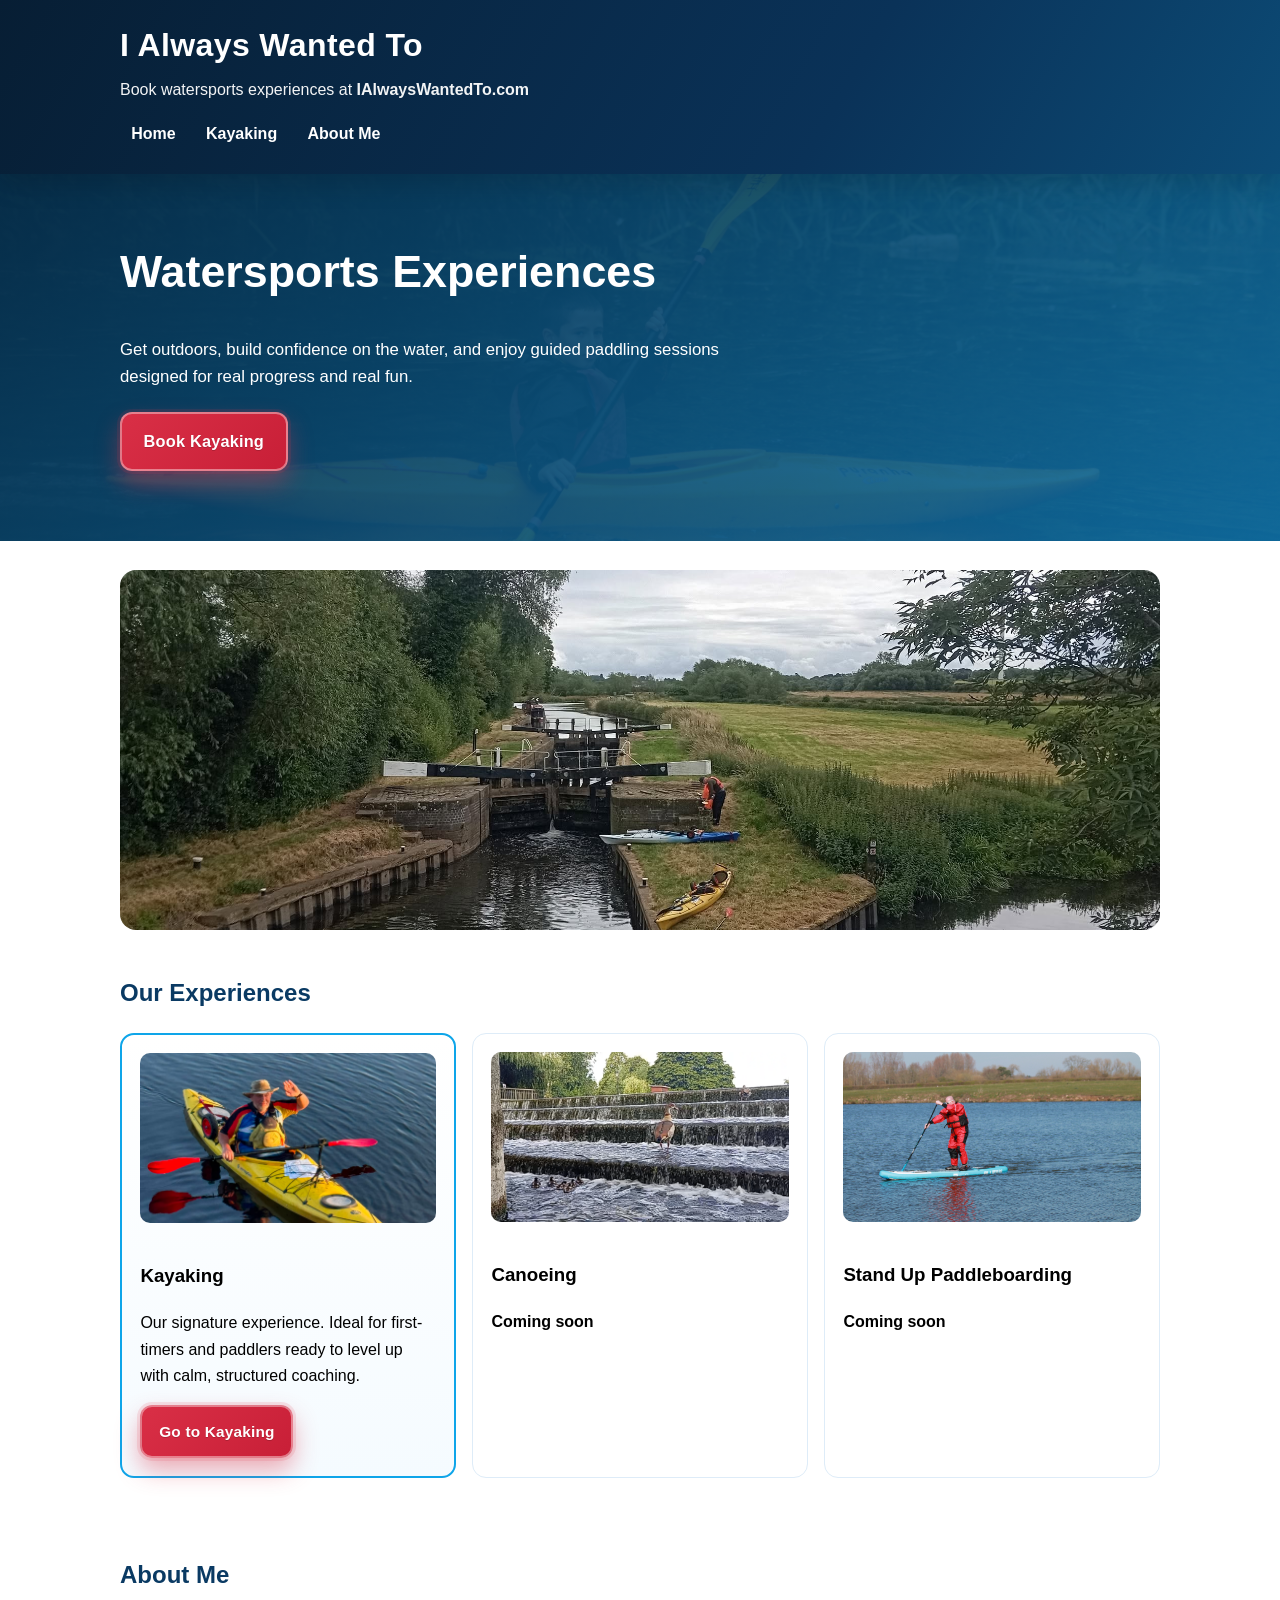
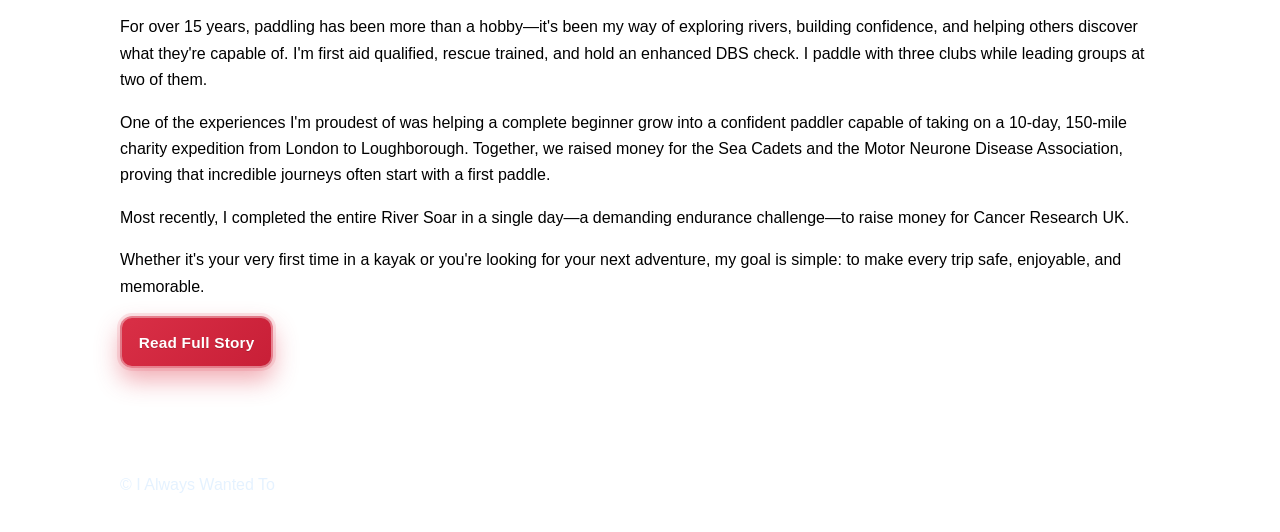
<file: index.html>
<!DOCTYPE html>
<!DOCTYPE html>
<html lang="en">
<head>
    <meta charset="UTF-8" />
    <meta name="viewport" content="width=device-width, initial-scale=1.0" />
    <title>I Always Wanted To | Watersports Experiences</title>
    <link rel="stylesheet" href="styles.css" />
</head>
<body>
    <header class="site-header">
        <div class="container">
            <h1>I Always Wanted To</h1>
            <p class="tagline">Book watersports experiences at <strong>IAlwaysWantedTo.com</strong></p>
            <nav>
                <a href="index.html">Home</a>
                <a href="kayaking.html">Kayaking</a>
                <a href="about.html">About Me</a>
            </nav>
        </div>
    </header>

    <main>
        <section class="hero">
            <div class="container">
                <h2>Watersports Experiences</h2>
                <p>Get outdoors, build confidence on the water, and enjoy guided paddling sessions designed for real progress and real fun.</p>
                <a class="iawt-cta" href="kayaking.html">Book Kayaking</a>
            </div>
        </section>

        <section class="section image-banner-section">
            <div class="container">
                <img class="feature-image" src="CossingtonLock.png" alt="Paddlers at Cossington Lock" loading="lazy" />
            </div>
        </section>

        <section class="section">
            <div class="container">
                <h2>Our Experiences</h2>
                <div class="cards">
                    <article class="card prominent">
                        <img class="card-image" src="EndOfSoar.jpeg" alt="End of River Soar kayaking challenge" loading="lazy" />
                        <h3>Kayaking</h3>
                        <p>Our signature experience. Ideal for first-timers and paddlers ready to level up with calm, structured coaching.</p>
                        <a class="iawt-cta iawt-cta-small" href="kayaking.html">Go to Kayaking</a>
                    </article>
                    <article class="card">
                        <img class="card-image" src="Bedford Weir.png" alt="Paddlers at Bedford Weir" loading="lazy" />
                        <h3>Canoeing</h3>
                        <p><strong>Coming soon</strong></p>
                    </article>
                    <article class="card">
                        <img class="card-image" src="IMG_1092.JPG" alt="Paddleboard on calm water" loading="lazy" />
                        <h3>Stand Up Paddleboarding</h3>
                        <p><strong>Coming soon</strong></p>
                    </article>
                </div>
            </div>
        </section>

        <section class="section" id="about">
            <div class="container">
                <h2>About Me</h2>
<p>For over 15 years, paddling has been more than a hobby—it's been my way of exploring rivers, building confidence, and helping others discover what they're capable of. I'm first aid qualified, rescue trained, and hold an enhanced DBS check.   I paddle with three clubs while leading groups at two of them.</p>

<p>One of the experiences I'm proudest of was helping a complete beginner grow into a confident paddler capable of taking on a 10-day, 150-mile charity expedition from London to Loughborough. Together, we raised money for the Sea Cadets and the Motor Neurone Disease Association, proving that incredible journeys often start with a first paddle.</p>

<p>Most recently, I completed the entire River Soar in a single day—a demanding endurance challenge—to raise money for Cancer Research UK.</p>

<p>Whether it's your very first time in a kayak or you're looking for your next adventure, my goal is simple: to make every trip safe, enjoyable, and memorable.</p>

                <a class="iawt-cta iawt-cta-small" href="about.html">Read Full Story</a>
            </div>
        </section>
    </main>

    <footer class="site-footer">
        <div class="container">
            <p>&copy; I Always Wanted To</p>
        </div>
    </footer>
</body>
</html>
</file>
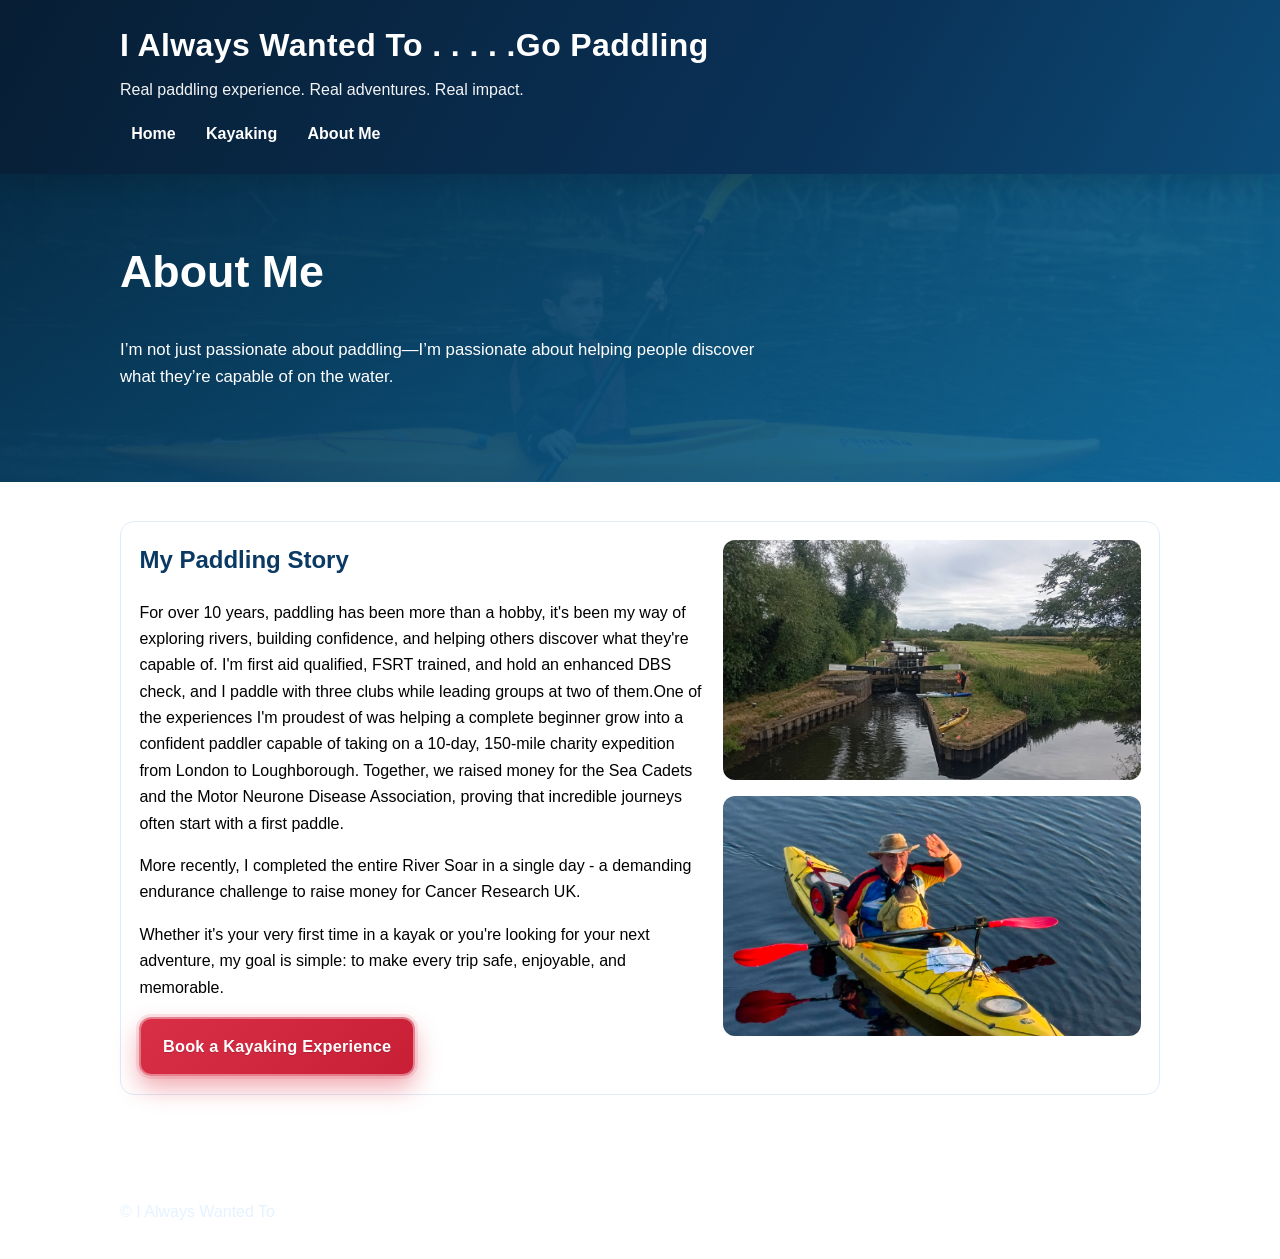
<file: about.html>
<!DOCTYPE html>
<!DOCTYPE html>
<html lang="en">
<head>
    <meta charset="UTF-8" />
    <meta name="viewport" content="width=device-width, initial-scale=1.0" />
    <title>About Me | I Always Wanted To</title>
    <link rel="stylesheet" href="styles.css" />
</head>
<body>
    <header class="site-header">
        <div class="container">
            <h1>I Always Wanted To . . . . .Go Paddling</h1>
            <p class="tagline">Real paddling experience. Real adventures. Real impact.</p>
            <nav>
                <a href="index.html">Home</a>
                <a href="kayaking.html">Kayaking</a>
                <a href="about.html">About Me</a>
            </nav>
        </div>
    </header>

    <main>
        <section class="hero">
            <div class="container">
                <h2>About Me</h2>
                <p>I’m not just passionate about paddling—I’m passionate about helping people discover what they’re capable of on the water.</p>
            </div>
        </section>

        <section class="section">
            <div class="container card about-layout">
                <div>
                    <h2>My Paddling Story</h2>
<p>
 For over 10 years, paddling has been more than a hobby, it's been my way of exploring rivers, building confidence, and helping others discover what they're capable of. I'm first aid qualified, FSRT trained, and hold an enhanced DBS check, and I paddle with three clubs while leading groups at two of them.</p?

<p>One of the experiences I'm proudest of was helping a complete beginner grow into a confident paddler capable of taking on a 10-day, 150-mile charity expedition from London to Loughborough. Together, we raised money for the Sea Cadets and the Motor Neurone Disease Association, proving that incredible journeys often start with a first paddle.</p>

<p>More recently, I completed the entire River Soar in a single day - a demanding endurance challenge to raise money for Cancer Research UK.</p>

<p>Whether it's your very first time in a kayak or you're looking for your next adventure, my goal is simple: to make every trip safe, enjoyable, and memorable.</p>
                    <a class="iawt-cta" href="kayaking.html">Book a Kayaking Experience</a>
                </div>
                <div class="about-images">
                    <img class="about-photo" src="CossingtonLock.png" alt="Paddler at Cossington Lock during a river challenge" loading="lazy" />
                    <img class="about-photo" src="EndOfSoar.jpeg" alt="End of River Soar charity paddle" loading="lazy" />
                </div>
            </div>
        </section>
    </main>

    <footer class="site-footer">
        <div class="container">
            <p>&copy; I Always Wanted To</p>
        </div>
    </footer>
</body>
</html>
</file>
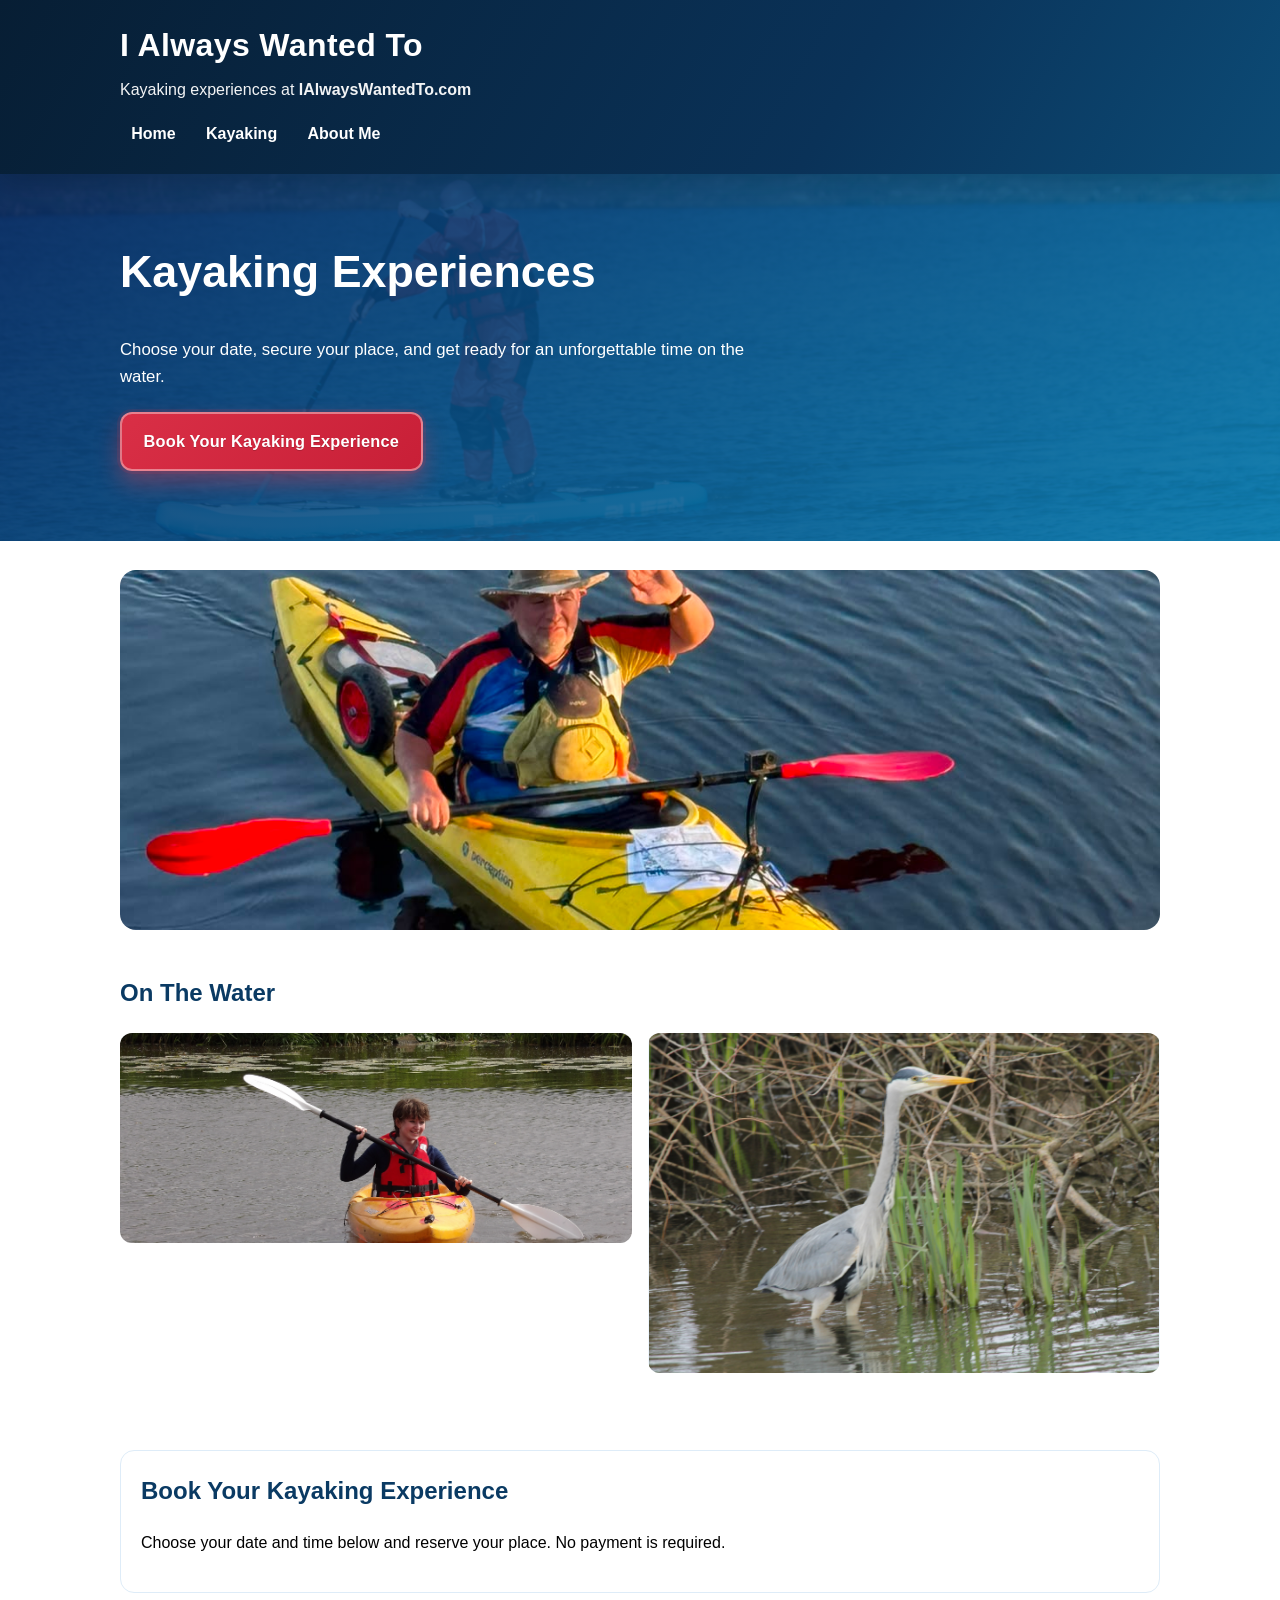
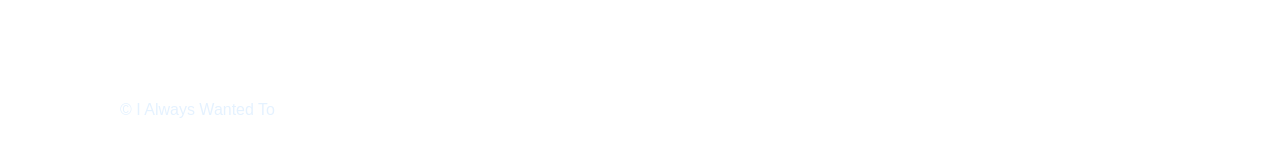
<file: kayaking.html>
<!DOCTYPE html>
<!DOCTYPE html>
<html lang="en">
<head>
    <meta charset="UTF-8" />
    <meta name="viewport" content="width=device-width, initial-scale=1.0" />
    <title>Kayaking | I Always Wanted To</title>
    <link rel="stylesheet" href="styles.css" />
</head>
<body>
    <header class="site-header">
        <div class="container">
            <h1>I Always Wanted To</h1>
            <p class="tagline">Kayaking experiences at <strong>IAlwaysWantedTo.com</strong></p>
            <nav>
                <a href="index.html">Home</a>
                <a href="kayaking.html">Kayaking</a>
                <a href="about.html">About Me</a>
            </nav>
        </div>
    </header>

    <main>
        <section class="hero kayaking-hero">
            <div class="container">
                <h2>Kayaking Experiences</h2>
                <p>Choose your date, secure your place, and get ready for an unforgettable time on the water.</p>
                <a class="iawt-cta" href="#booking">Book Your Kayaking Experience</a>
            </div>
        </section>

        <section class="section image-banner-section">
            <div class="container">
                <img class="feature-image" src="EndOfSoar.jpeg" alt="Paddler at the end of the River Soar challenge" loading="lazy" />
            </div>
        </section>

        <section class="section">
            <div class="container">
                <h2>On The Water</h2>
                <div class="photo-grid">
                    <img class="photo-grid-image" src="433_0668.JPG" alt="Paddlers on the water" loading="lazy" />
                    <img class="photo-grid-image photo-grid-image-tall" src="IMG_4105.JPG" alt="Kayaking session in progress" loading="lazy" />
                </div>
            </div>
        </section>

        <div class="section" id="booking">
            <div class="container booking-panel">
                <h2>Book Your Kayaking Experience</h2>

                <p>
                    Choose your date and time below and reserve your place.
                    No payment is required.
                </p>

                <!-- SimplyBook.me booking widget -->
                <script src="https://widget.simplybook.it/v2/widget/widget.js" type="text/javascript"></script>
                <script type="text/javascript">
                    var widget = new SimplybookWidget({"widget_type":"iframe","url":"https:\/\/ialwayswantedto.simplybook.it","theme":"default","theme_settings":{"timeline_hide_unavailable":"1","hide_past_days":"0","timeline_show_end_time":"0","timeline_modern_display":"as_slots","sb_base_color":"#dd3649","display_item_mode":"block","booking_nav_bg_color":"#dd3649","body_bg_color":"#f2f2f2","sb_review_image":"","dark_font_color":"#474747","light_font_color":"#f5fcff","btn_color_1":"#dd3649","sb_company_label_color":"#ffffff","hide_img_mode":"1","show_sidebar":"1","sb_busy":"#c7b3b3","sb_available":"#d6ebff"},"timeline":"modern","datepicker":"top_calendar","is_rtl":false,"app_config":{"clear_session":0,"allow_switch_to_ada":0,"predefined":[]}});
                </script>
            </div>
        </div>
    </main>

    <footer class="site-footer">
        <div class="container">
            <p>&copy; I Always Wanted To</p>
        </div>
    </footer>
</body>
</html>
</file>
<file: styles.css>
* {
* {
    box-sizing: border-box;
}

:root {
    --bg: #f4f8fc;
    --text: #1c2b39;
    --brand-dark: #08243f;
    --brand-mid: #0a6ea8;
    --brand-light: #0ea5e9;
    --accent: #dd3649;
    --card-shadow: 0 14px 30px rgba(8, 36, 63, 0.12);
}

body {
    margin: 0;
    font-family: "Segoe UI", Roboto, Arial, Helvetica, sans-serif;
    line-height: 1.65;
    color: var(--text);
    background: radial-gradient(circle at top right, #e3f4ff 0%, var(--bg) 45%);
}

.container {
    width: min(1040px, 92%);
    margin: 0 auto;
}

.site-header {
    background: linear-gradient(120deg, #071e34 0%, #0a3258 65%, #0c4b76 100%);
    color: #fff;
    padding: 1.2rem 0 1.4rem;
    position: sticky;
    top: 0;
    z-index: 20;
    box-shadow: 0 10px 25px rgba(0, 0, 0, 0.15);
}

.site-header h1 {
    margin: 0;
    letter-spacing: 0.4px;
}

.tagline {
    margin: 0.3rem 0 0.8rem;
    opacity: 0.95;
}

nav {
    display: flex;
    flex-wrap: wrap;
    gap: 0.5rem;
}

nav a {
    color: #fff;
    text-decoration: none;
    font-weight: 700;
    padding: 0.3rem 0.7rem;
    border-radius: 999px;
    transition: background-color 0.2s ease;
}

nav a:hover,
nav a:focus-visible {
    background-color: rgba(255, 255, 255, 0.18);
}

.hero {
    background:
        linear-gradient(145deg, rgba(6, 46, 75, 0.94), rgba(12, 110, 166, 0.9)),
        url("IMG_2022.JPG") center/cover,
        linear-gradient(35deg, #0b2236, #1591d6);
    color: #fff;
    padding: 4.4rem 0;
}

.hero h2 {
    margin-top: 0;
    font-size: clamp(1.9rem, 4vw, 2.8rem);
    line-height: 1.2;
}

.hero p {
    margin-bottom: 1.3rem;
    max-width: 650px;
    font-size: 1.05rem;
}

.kayaking-hero {
    background:
        linear-gradient(145deg, rgba(5, 39, 94, 0.9), rgba(7, 124, 176, 0.88)),
        url("IMG_1092.JPG") center/cover,
        linear-gradient(35deg, #0b2a5c, #2ea9e8);
}

.section {
    padding: 2.4rem 0;
}

.card-image {
    width: 100%;
    height: 170px;
    object-fit: cover;
    border-radius: 10px;
    margin-bottom: 0.65rem;
}

.image-banner-section {
    padding-top: 1.8rem;
    padding-bottom: 0.3rem;
}

.feature-image {
    display: block;
    width: 100%;
    height: 360px;
    object-fit: cover;
    border-radius: 16px;
    box-shadow: var(--card-shadow);
}

.about-layout {
    display: grid;
    grid-template-columns: 1.35fr 1fr;
    gap: 1.2rem;
    align-items: start;
}

.about-images {
    display: grid;
    gap: 1rem;
}

.about-photo {
    display: block;
    width: 100%;
    height: 240px;
    object-fit: cover;
    border-radius: 12px;
}

.photo-grid {
    display: grid;
    grid-template-columns: repeat(auto-fit, minmax(220px, 1fr));
    gap: 1rem;
}

.photo-grid-image {
    width: 100%;
    height: 210px;
    object-fit: cover;
    border-radius: 12px;
    box-shadow: var(--card-shadow);
}

.photo-grid-image-tall {
    height: 340px;
    object-fit: contain;
    object-position: center;
    background: #eef6fd;
}

.section h2 {
    margin-top: 0;
    color: #0a3a63;
}

.cards {
    display: grid;
    grid-template-columns: repeat(auto-fit, minmax(240px, 1fr));
    gap: 1rem;
}

.card {
    background: #fff;
    border-radius: 14px;
    padding: 1.15rem;
    border: 1px solid #deecf8;
    box-shadow: var(--card-shadow);
    transition: transform 0.22s ease, box-shadow 0.22s ease;
}

.card:hover {
    transform: translateY(-4px);
    box-shadow: 0 18px 34px rgba(8, 36, 63, 0.18);
}

.card.prominent {
    border: 2px solid #0ea5e9;
    background: linear-gradient(180deg, #fff 0%, #f5fbff 100%);
}

.iawt-cta {
    display: inline-block;
    background: linear-gradient(135deg, #d92f46, #c81f37) !important;
    color: #ffffff !important;
    -webkit-text-fill-color: #ffffff;
    text-decoration: none;
    font-weight: 800;
    font-size: 1.02rem;
    letter-spacing: 0.2px;
    padding: 0.88rem 1.35rem;
    border-radius: 12px;
    border: 2px solid rgba(255, 255, 255, 0.4);
    box-shadow: 0 12px 24px rgba(221, 54, 73, 0.42), 0 0 0 3px rgba(221, 54, 73, 0.12);
    transition: transform 0.2s ease, box-shadow 0.2s ease, filter 0.2s ease;
    text-shadow: 0 1px 0 rgba(0, 0, 0, 0.16);
}

.iawt-cta:hover,
.iawt-cta:focus-visible {
    transform: translateY(-3px) scale(1.01);
    box-shadow: 0 16px 28px rgba(221, 54, 73, 0.5), 0 0 0 4px rgba(221, 54, 73, 0.18);
    filter: saturate(1.05);
}

.iawt-cta.iawt-cta-small {
    padding: 0.72rem 1.05rem;
    font-size: 0.96rem;
}

.booking-panel {
    background: #fff;
    border: 1px solid #deecf8;
    border-radius: 14px;
    padding: 1.25rem;
    box-shadow: var(--card-shadow);
}

.site-footer {
    padding: 1.1rem 0;
    background: var(--brand-dark);
    color: #e5f2ff;
    margin-top: 2rem;
}

@media (max-width: 640px) {
    .hero {
        padding: 3.2rem 0;
    }

    .feature-image {
        height: 230px;
    }

    .about-layout {
        grid-template-columns: 1fr;
    }
}
</file>
